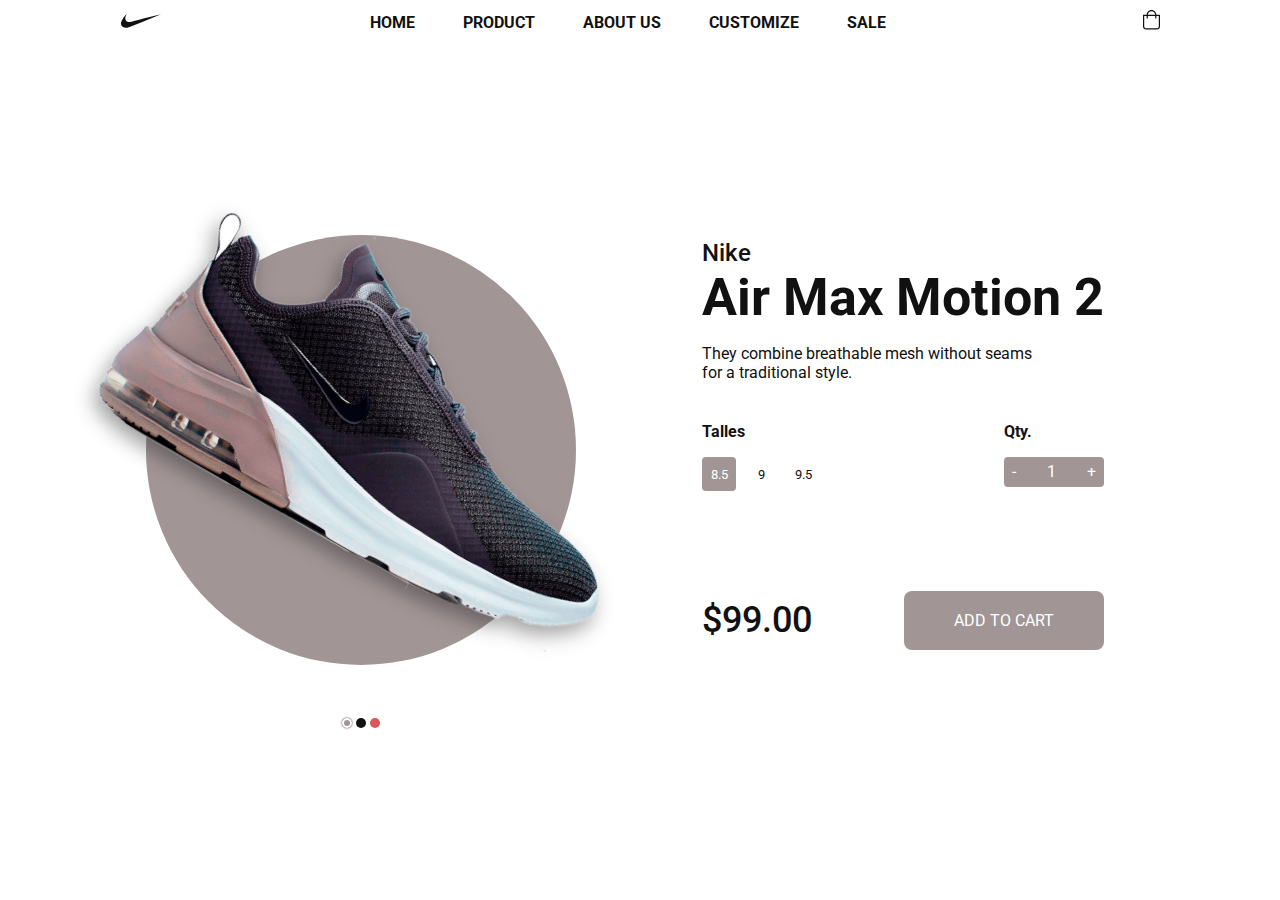
<file: Landing page project/index.html>
<!DOCTYPE html>
<html lang="en">
<head>
    <meta charset="UTF-8">
    <meta name="viewport" content="width=device-width, initial-scale=1.0">
    <title>Product Card - Landing Page</title>
    <link rel="stylesheet" href="style.css">
</head>
<body>
    <header class="top-header">
        <nav class="nav bd-grid">
            <div class="nav_icon" id="nav-icon">
                <img src="assets/icons/icon-menu.svg" alt="icon">
            </div>

            <div>
                <a href="" class="nav-logo"><img src="assets/icons/nike-logo.svg" alt="logo"></a>
            </div>

            <div class="nav-menu" id="nav-list">
                <ul class="nav-list-name">
                    <li class="nav-item"><a href="" class="nav-link">HOME</a></li>
                    <li class="nav-item"><a href="" class="nav-link">PRODUCT</a></li>
                    <li class="nav-item"><a href="" class="nav-link">ABOUT US</a></li>
                    <li class="nav-item"><a href="" class="nav-link">CUSTOMIZE</a></li>
                    <li class="nav-item"><a href="" class="nav-link">SALE
                    </a></li>
                </ul>
            </div>
            
            <div class="nav-shop">
                <img src="assets/icons/shopping-bag.svg" alt="image-bag">
            </div>
        </nav>
    </header>

    <!-- Home  -->
    <main class="main grid">
        <div class="home">
            <!-- Sneaker -->
            <div class="sneaker">
                <div class="sneaker__figure sneaker__place">
                </div>

                <div class="sneaker__place">
                    <img src="assets/img/NikeAirMaxMotion2.png" alt="" class="sneaker__img shows sneaker" color="#A29596">

                    <img src="assets/img/NikeAirMax Motion2black.png" alt="" class="sneaker__img" color="#111111">

                    <img src="assets/img/Nike-Air-Max-Motion-2-Black-Red-Orbit(1).png" alt="" class="sneaker__img" color="#db5656">
                </div>

                <div class="sneaker__colors sneaker__place">
                    <span class="sneaker__color sneaker__color-one active" primary="#A29596" color="#A29596"></span>

                    <span class="sneaker__color sneaker__color-two" primary="#111111" color="#111111"></span>

                    <span class="sneaker__color sneaker__color-three" primary="#db5656" color="#db5656"></span>
                </div>
            </div>
            <!-- Information  -->
            <div class="info">
                <!-- Data  -->
                <div class="data">
                    <span class="data__subtitle">Nike</span>
                    <h1 class="data__title">Air Max Motion 2</h1>
                    <p class="data__description">They combine breathable mesh without seams for a traditional style.</p>
                </div>
    
                <!-- Action  -->
                <div class="actions">
                    <!-- Size  -->
                    <div class="size">
                        <h3 class="size__title">Talles</h3>
                        <div class="size__content">
                            <span class="size__tallas active">
                                8.5
                            </span>
                            <span class="size__tallas">
                                9
                            </span>
                            <span class="size__tallas">
                                9.5
                            </span>
                        </div>
                    </div>
    
                    <!-- Qantity  -->
                    <div class="quantity">
                        <h3 class="quantity__title">Qty.</h3>
                        <div class="quantity__content">
                            <span onclick="decrement()" class="count">-</span>
                            <span id="counter">1</span>
                            <span onclick="increment()" class="count">+</span>
                        </div>
                    </div>
                </div>
                <div class="price">
                    <span class="price__title">$99.00</span>
                    <a href="#" class="price__button"> ADD TO CART</a>
                </div>
            </div>
        </div>

    </main>
    
    <script src="script.js"></script>
</body>
</html>
</file>
<file: Landing page project/style.css>
/*===== GOOGLE FONTS =====*/
@import url("https://fonts.googleapis.com/css2?family=Roboto:wght@400;500;700&display=swap");

/*===== VARIABLES CSS =====*/
:root {
    --header-height: 3.5rem;

    /*===== Colors =====*/
    --first-color: #A29596;
    --primary: #A29596;
    --second-color: #33303D;
    --black-color: #111111;
    --red-color: #db5656;
    --white-color: #FFF;

    /*===== Font and typography =====*/
    --body-font: 'Roboto', sans-serif;
    --biggest-font-size: 1.5rem;
    --big-font-size: 1.5rem;
    --normal-font-size: .938rem;
    --smaller-font-size: .75rem;

    /*========== Font weight ==========*/
    --font-medium: 500;
    --font-bold: 700;

    /*===== z index =====*/
    --z-fixed: 100;
    --z-modal: 1000;
  }

  @media screen and (min-width: 968px) {
    :root {
      --biggest-font-size: 3.25rem;
      --big-font-size: 2.25rem;
      --normal-font-size: 1rem;
      --smaller-font-size: .813rem;
    }
  }

  /*===== BASE =====*/
*, ::before, ::after {
    box-sizing: border-box;
    margin: 0;
    padding: 0;
}

body {
    font-family: var(--body-font);
    background-color: var(--white-color);
    color: var(--black-color);
}
ul{
    margin: 0;
    padding: 0;
    list-style: none;
}
a{
  text-decoration: none;
}

/* Layout  */
.top-header{
    width: 100%;
    position: fixed;
    top: 0;
    left: 0;
    right: 0;
    z-index: var(--z-fixed);
    background-color: var(--white-color);
}

.bd-grid{
    /* max-width: 1200px; */
    margin-left: 1rem;
    margin-right: 1rem;
}

/* Page  */
.nav{
    height: var(--header-height);
    display: flex;
    justify-content: space-around;
    align-items: center;
}

@media screen and (max-width: 968px) {
    .nav-menu {
      position: fixed;
      left: -100%;
      top: var(--header-height);
      background-color: var(--white-color);
      width: 80%;
      height: 100%;
      padding: 2rem;
      z-index: var(--z-fixed);
      transition: .3s;
    }
}

.nav-item{
    margin-bottom: 0.5rem;
    font-weight: var(--font-bold);
}
.nav-link{
    color: var(--black-color);
}
.nav_icon{
    cursor: pointer;
}

/* Show menu */
.show {
    left: 0;
    background-color: #000000;
    color: white;
  }

/*===== HOME =====*/
.home{
    height: 100vh;
    display: grid;
    row-gap: 3.5rem;
    grid-template-rows: repeat(2, max-content);
    overflow: hidden;
    margin-bottom: -290px;
}

/*===== Sneaker =====*/
.sneaker{
    display: flex;
    justify-content: center;
    align-items: center;
    margin-top: 6rem;
    position: relative;
}

.sneaker__figure{
    width: 240px;
    height: 240px;
    background-color: var(--primary);
    border-radius: 50%;
    transition: .5s;
}

.sneaker__img{
    width: 313px;
    position: absolute;
    top: 16%;
    left: 9%;
    right: 0;
    margin-left: auto;
    margin-right: auto;
    transform: rotate(30deg);
    opacity: 0;
    filter: drop-shadow(0px 10px 10px rgba(17, 17, 17, 0.4));
}

.sneaker__img.shows {
    opacity: 1;
  }

.sneaker__colors{
    position: absolute;
    right: 2%;
}

.sneaker__color{
    display: block;
    width: 10px;
    height: 10px;
    border-radius: 50%;
    margin-bottom: .5rem;
    cursor: pointer;
}

.sneaker__color.active {
    border: 2px solid var(--white-color);
    box-shadow: 0 0 2px var(--black-color);
}
.sneaker__color-one{
    background-color: var(--first-color);
}
.sneaker__color-two{
    background-color: var(--black-color);
}
.sneaker__color-three{
    background-color: var(--red-color);
}

/* .info{
    width: 100%;
    padding: 20px;
} */
/*===== Data =====*/

.data{
    margin-bottom: 1.5rem;
}
.data__subtitle{
    font-size: var(--normal-font-size);
    font-weight: var(--font-medium);
}
.data__title{
    font-size: var(--biggest-font-size);
    margin-bottom: .5rem;
}
.data__description{
    font-size: var(--normal-font-size);
}
.actions{
    display: flex;
    justify-content: space-between;
}

/* Size  */
.size__title{
    font-size: var(--normal-font-size);
    margin-bottom: 1rem;
}
.size__content{
    display: flex;
}
.size__tallas{
    width: 30px;
    height: 30px;
    margin-right: .5rem;
    font-size: var(--smaller-font-size);
    text-align: center;
    line-height: 30px;
    border-radius: .25rem;
    cursor: pointer;
    transition: .5s;
}
.size__tallas.active{
    background-color: var(--primary);
    color: var(--white-color);
}
.count{
    cursor: pointer;
}
.quantity__title{
    font-size: var(--normal-font-size);
    margin-bottom: 1rem;
}
.quantity__content{
    width: 100px;
    height: 30px;
    display: flex;
    justify-content: space-between;
    align-items: center;
    background-color: var(--primary);
    color: var(--white-color);
    padding: .5rem;
    border-radius: .25rem;
    transition: .5s;
}

.price{
    position: fixed;
    left: 0;
    bottom: 0;
    width: 100%;
    height: 83px;
    background-color: var(--white-color);
    border-radius: 1.5rem 1.5rem 0 0;
    box-shadow: 0 0 30px rgba(17, 17, 17, 0.25);
    display: flex;
    justify-content: space-evenly;
    align-items: center;
    /* margin: 20px; */

}
.price__title{
    font-size: var(--big-font-size);
    color: var(--black-color);
    margin-right: 20px;
}

.price__button{
    background-color: var(--primary);
    color: var(--white-color);
    padding: 1.25rem 3.124rem;
    border-radius: .5rem;
    transition: box-shadow .4s;
    transition: .5s;
}

.price__button:hover{
    opacity:0.9;
}

/* For medium devices */
@media screen and (max-width: 968px){
    .nav{
        display: flex;
        justify-content: space-between;
        align-items: center;
    }
    .nav-link{
        color: white;
    }
    .home{
        margin-top: -280px;
    }
    .sneaker__place{
        display: flex;
        flex-direction: column;
        gap: 20px;
    }
}
@media screen and (min-width: 480px) {
    .data__description {
      width: 350px;
    }
  }
  .info{
    padding: 20px;
  }
  
  @media screen and (min-width: 768px) {
    .home {
      grid-template-columns: repeat(2, max-content);
      align-content: center;
      justify-content: center;
      column-gap: 6rem;
      row-gap: 0;
    }
    .sneaker {
      margin-top: 0;
    }
    .sneaker__colors {
      right: -10%;
    }
    .sneaker__img {
      left: -6%;
    }
    .actions {
      margin-bottom: 3rem;
    }
    .price {
      position: initial;
      background-color: initial;
      justify-content: space-between;
      box-shadow: none;
      padding: 0;
    }
    .price__title {
      color: var(--black-color);
      font-weight: var(--font-medium);
    }
  }

/* media quary  */
@media screen and (min-width:968px) {
    body{
        margin: 0;
    }
    .nav{
        height: var(--header-height) + 1rem;
        margin-top: 10px;
    }
    .nav-list-name{
        display: flex;
    }
    .nav-item{
        margin-right: 3rem;
        margin-bottom: 0;
    }
    #nav-icon{
        display: none;
    }
    .home{
        height: 100vh;
        grid-template-columns: max-content max-content;
        grid-template-rows: max-content;
        align-content: center;
        justify-content: center;
        column-gap: 6rem;
        padding: 20px;
    }
    .info{
        padding: 30px;
    }
    .sneaker {
        margin: 0;
      }
    .sneaker__figure{
        width: 430px;
        height: 430px;
    }
    .sneaker__img{
        width: 550px;
        top: 13%;
        left: -6%;
    }
    .sneaker__colors{
        right: initial;
        bottom: -3rem;
    }
    .sneaker__colors span{
        display: inline-block;
    }
    .info{
        align-self: center;
    }
    .data{
        margin-bottom: 2.5rem;
    }
    .data__subtitle{
        font-size: 1.5rem;
    }
    .data__title{
        margin-bottom: 1rem;
    }
    .size{
        margin-bottom: 2.5rem;
    }
    .size__tallas{
        width: 34px;
        height: 34px;
        line-height: 35px;
    }
    .price{
        position: initial;  
        background-color: initial;
        justify-content: space-between;
        box-shadow: none;
    }
    .price__title{
        color: var(--black-color);
        font-weight: var(--font-medium);
    }
}

@media screen and (min-width: 1200px) {
    .grid {
      margin-left: auto;
      margin-right: auto;
    }
  }
</file>
